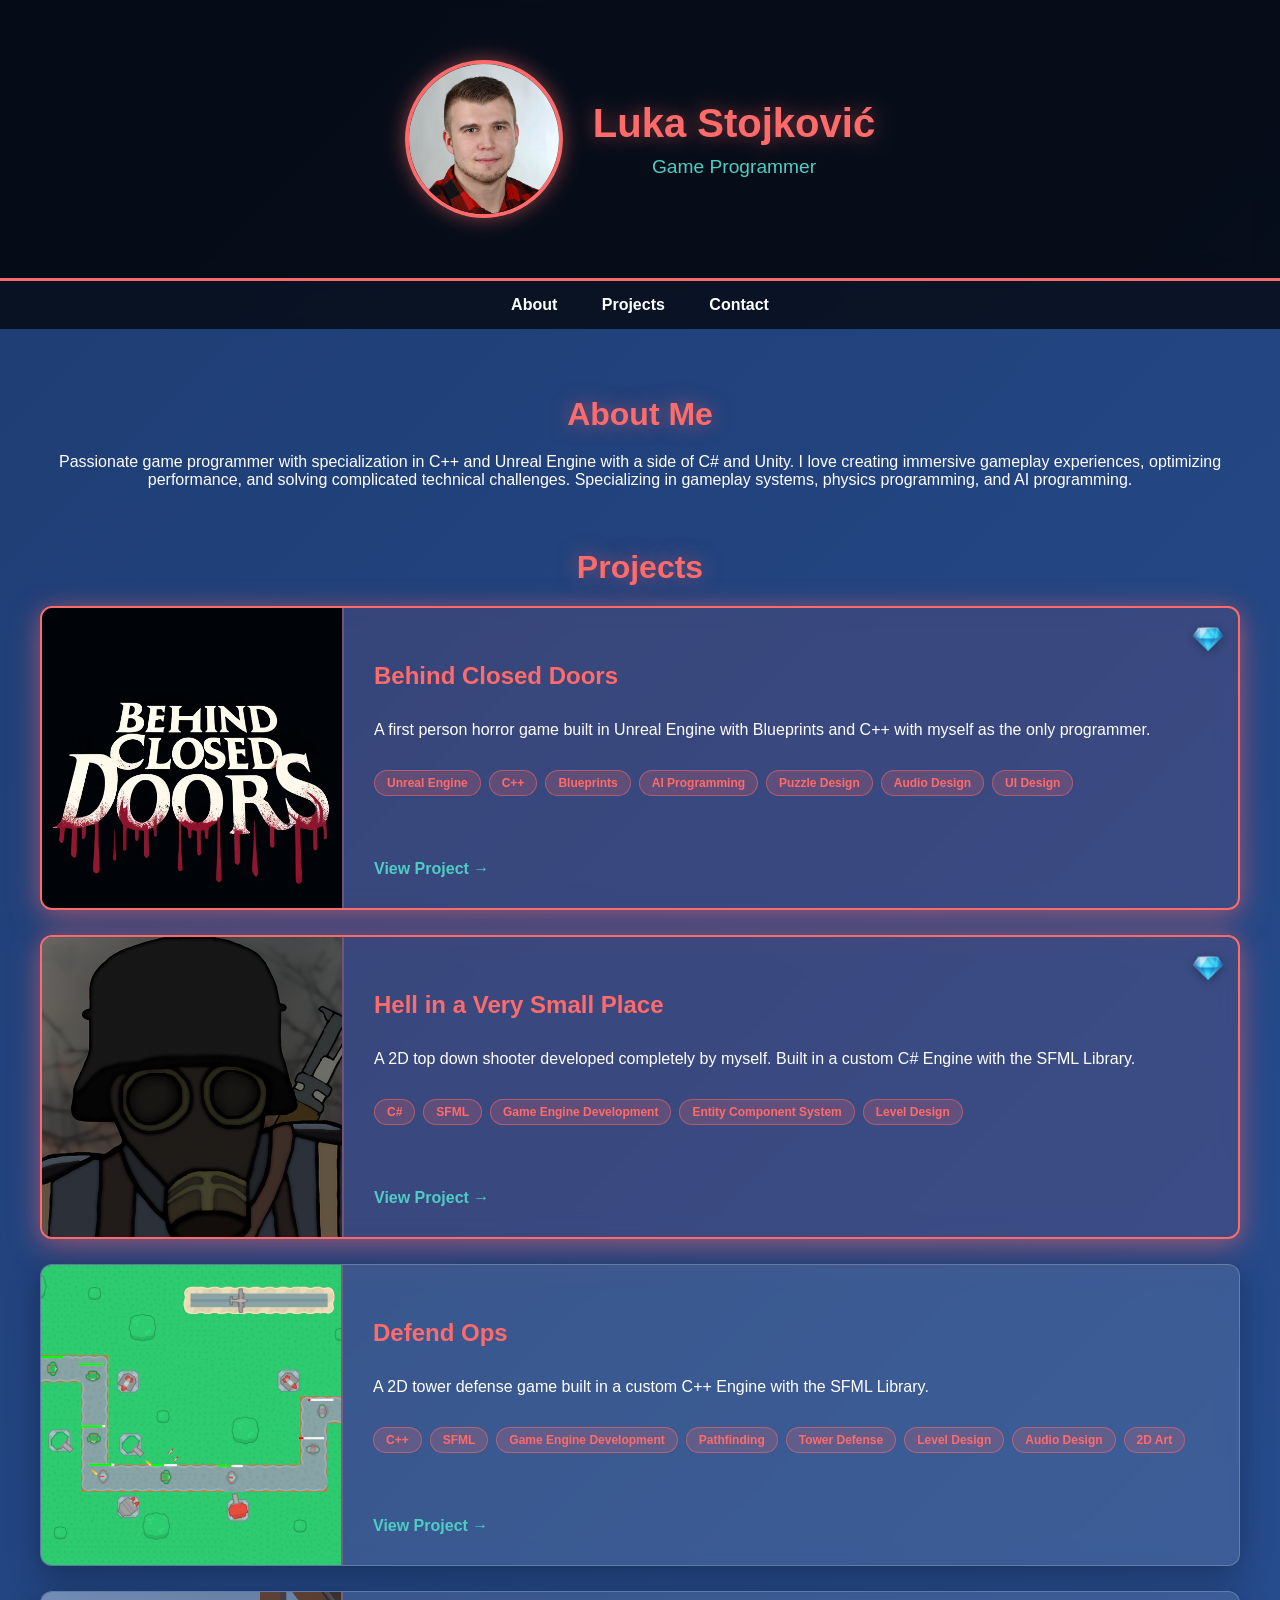
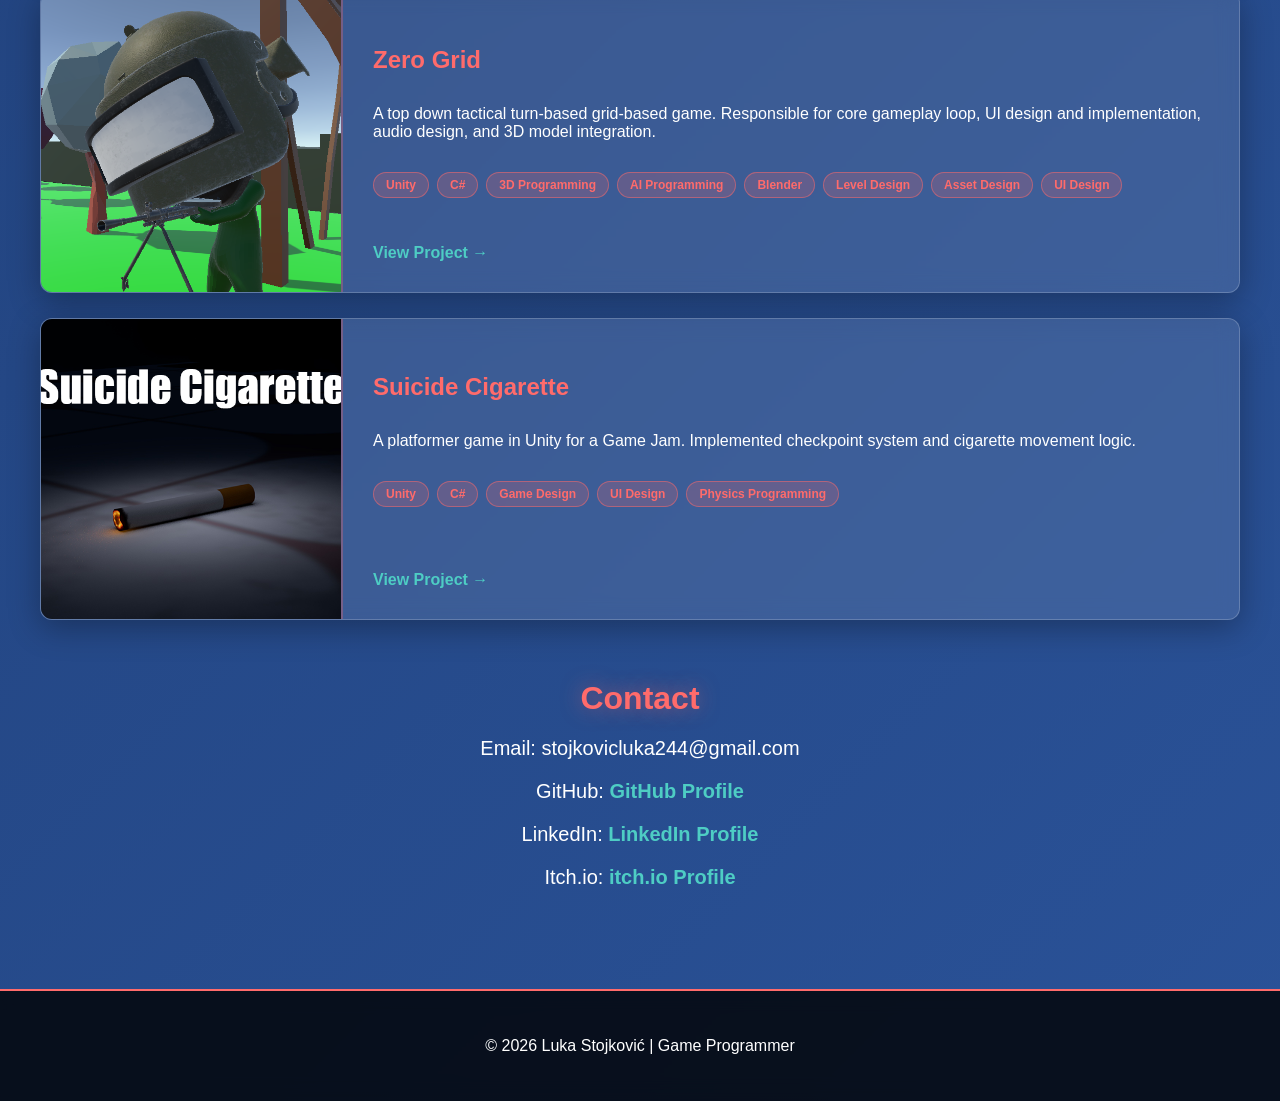
<file: index.html>
<!DOCTYPE html>
<html lang="en">
<head>
<meta charset="UTF-8">
<meta name="viewport" content="width=device-width, initial-scale=1.0">
<title id="page-title"></title>
<link rel="icon" id="favicon" href="images/favicon.ico">
<link rel="shortcut icon" id="favicon-shortcut" href="images/favicon.ico">

<link rel="stylesheet" href="style.css">
<script src="data-loader.js"></script>

</head>
    <body>

    <header>
        <div class="profile-container">
            <img id="profile-image" src="" alt="Profile" class="profile-image">
            <div class="header-text">
                <h1 id="name" style="text-align: center;"></h1>
                <p id="title" style="text-align: center;"></p>
            </div>
        </div>
    </header>

    <nav>
        <a href="#about" id="nav-about"></a>
        <a href="#projects" id="nav-projects"></a>
        <a href="#contact" id="nav-contact"></a>
    </nav>

    <div class="container">

    <section id="about">
        <h2 id="about-title"></h2>
        <p id="about-content"></p>
    </section>

    <section id="projects">
    <h2 id="projects-title"></h2>

    <div id="projects-container"></div>

    </section>

    <section id="contact">
        <h2 id="contact-title"></h2>
        <p><span id="email-label"></span> <span id="email"></span></p>
        <p><span id="github-label"></span> <a id="github"></a></p>
        <p><span id="linkedin-label"></span> <a id="linkedin"></a></p>
        <p><span id="itchio-label"></span> <a id="itchio"></a></p>
    </section>

    </div>

    <footer>
        <p id="footer"></p>
    </footer>

    </body>
</html>
</file>
<file: style.css>
body{
    font-family: 'Segoe UI', Tahoma, Geneva, Verdana, sans-serif;
    margin:0;
    background: linear-gradient(135deg, #1e3c72 0%, #2a5298 100%);
    color:#fff;
    min-height: 100vh;
}

header{
    background: rgba(0, 0, 0, 0.8);
    color:white;
    padding:60px 40px;
    text-align:center;
    backdrop-filter: blur(10px);
    border-bottom: 3px solid #ff6b6b;
}

.profile-container {
    display: flex;
    align-items: center;
    justify-content: center;
    gap: 30px;
    flex-wrap: wrap;
}

.profile-image {
    width: 150px;
    height: 150px;
    border-radius: 50%;
    border: 4px solid #ff6b6b;
    box-shadow: 0 0 20px rgba(255, 107, 107, 0.5);
    object-fit: cover;
    transition: transform 0.3s ease, box-shadow 0.3s ease;
}

.profile-image:hover {
    transform: scale(1.05);
    box-shadow: 0 0 30px rgba(255, 107, 107, 0.8);
}

.header-text {
    text-align: left;
}

.header-text h1 {
    margin: 0 0 10px 0;
    font-size: 2.5em;
    color: #ff6b6b;
    text-shadow: 0 0 20px rgba(255, 107, 107, 0.5);
}

.header-text p {
    margin: 0;
    font-size: 1.2em;
    color: #4ecdc4;
}

nav{
    background: rgba(0, 0, 0, 0.7);
    padding:15px;
    text-align:center;
    backdrop-filter: blur(5px);
    position: sticky;
    top: 0;
    z-index: 100;
}

nav a{
    color:#fff;
    margin:0 20px;
    text-decoration:none;
    font-weight:bold;
    font-size: 16px;
    transition: color 0.3s ease;
}

nav a:hover{
    color:#ff6b6b;
    text-shadow: 0 0 10px rgba(255, 107, 107, 0.5);
}

.container{
    max-width:1200px;
    margin:auto;
    padding:40px 20px;
}

.project{
    background: rgba(255, 255, 255, 0.1);
    padding:0;
    margin-bottom:25px;
    border-radius:12px;
    box-shadow:0 8px 32px rgba(0, 0, 0, 0.3);
    backdrop-filter: blur(10px);
    border: 1px solid rgba(255, 255, 255, 0.2);
    transition: transform 0.3s ease, box-shadow 0.3s ease;
    overflow: hidden;
    display: flex;
    flex-direction: row;
    align-items: stretch;
    position: relative;
}

.project:hover {
    transform: translateY(-5px);
    box-shadow:0 12px 40px rgba(0, 0, 0, 0.4);
}

.project.highlighted {
    border: 2px solid #ff6b6b;
    box-shadow:0 8px 32px rgba(255, 107, 107, 0.4), 0 0 20px rgba(255, 107, 107, 0.2);
    background: rgba(255, 107, 107, 0.1);
}

.project.highlighted:hover {
    box-shadow:0 12px 40px rgba(255, 107, 107, 0.6), 0 0 30px rgba(255, 107, 107, 0.3);
    transform: translateY(-5px) scale(1.02);
}

.project-highlight {
    position: absolute;
    top: 10px;
    right: 10px;
    width: 40px;
    height: 40px;
    z-index: 10;
    pointer-events: none;
}

.project-highlight img {
    width: 100%;
    height: 100%;
    object-fit: contain;
    filter: drop-shadow(0 2px 4px rgba(0, 0, 0, 0.3));
}

.project-thumbnail {
    width: 300px;
    height: 300px;
    min-width: 300px;
    object-fit: cover;
    border-right: 2px solid rgba(255, 107, 107, 0.3);
}

.project-content {
    padding: 30px;
    flex: 1;
    display: flex;
    flex-direction: column;
}

.project h3 {
    color: #ff6b6b;
    margin-bottom: 15px;
    font-size: 24px;
}

.project a {
    color: #4ecdc4;
    text-decoration: none;
    font-weight: bold;
    transition: color 0.3s ease;
    margin-top: auto;
    align-self: flex-start;
}

.project a:hover {
    color: #fff;
    text-shadow: 0 0 8px rgba(78, 205, 196, 0.8);
}

footer{
    text-align:center;
    padding:30px;
    background: rgba(0, 0, 0, 0.8);
    color:white;
    backdrop-filter: blur(10px);
    border-top: 2px solid #ff6b6b;
}

section {
    margin-bottom: 60px;
}

section h2 {
    color: #ff6b6b;
    font-size: 32px;
    margin-bottom: 20px;
    text-align: center;
    text-shadow: 0 0 20px rgba(255, 107, 107, 0.5);
}

#contact a {
    color: #4ecdc4;
    text-decoration: none;
    font-weight: bold;
    transition: color 0.3s ease;
}

#contact a:hover {
    color: #fff;
    text-shadow: 0 0 8px rgba(78, 205, 196, 0.8);
}

.tech-tags {
    margin: 15px 0;
    display: flex;
    flex-wrap: wrap;
    gap: 8px;
}

.tech-tag {
    background: rgba(255, 107, 107, 0.2);
    color: #ff6b6b;
    padding: 5px 12px;
    border-radius: 20px;
    font-size: 12px;
    font-weight: bold;
    border: 1px solid rgba(255, 107, 107, 0.5);
    transition: all 0.3s ease;
}

.tech-tag:hover {
    background: rgba(255, 107, 107, 0.3);
    transform: scale(1.05);
}
</file>
